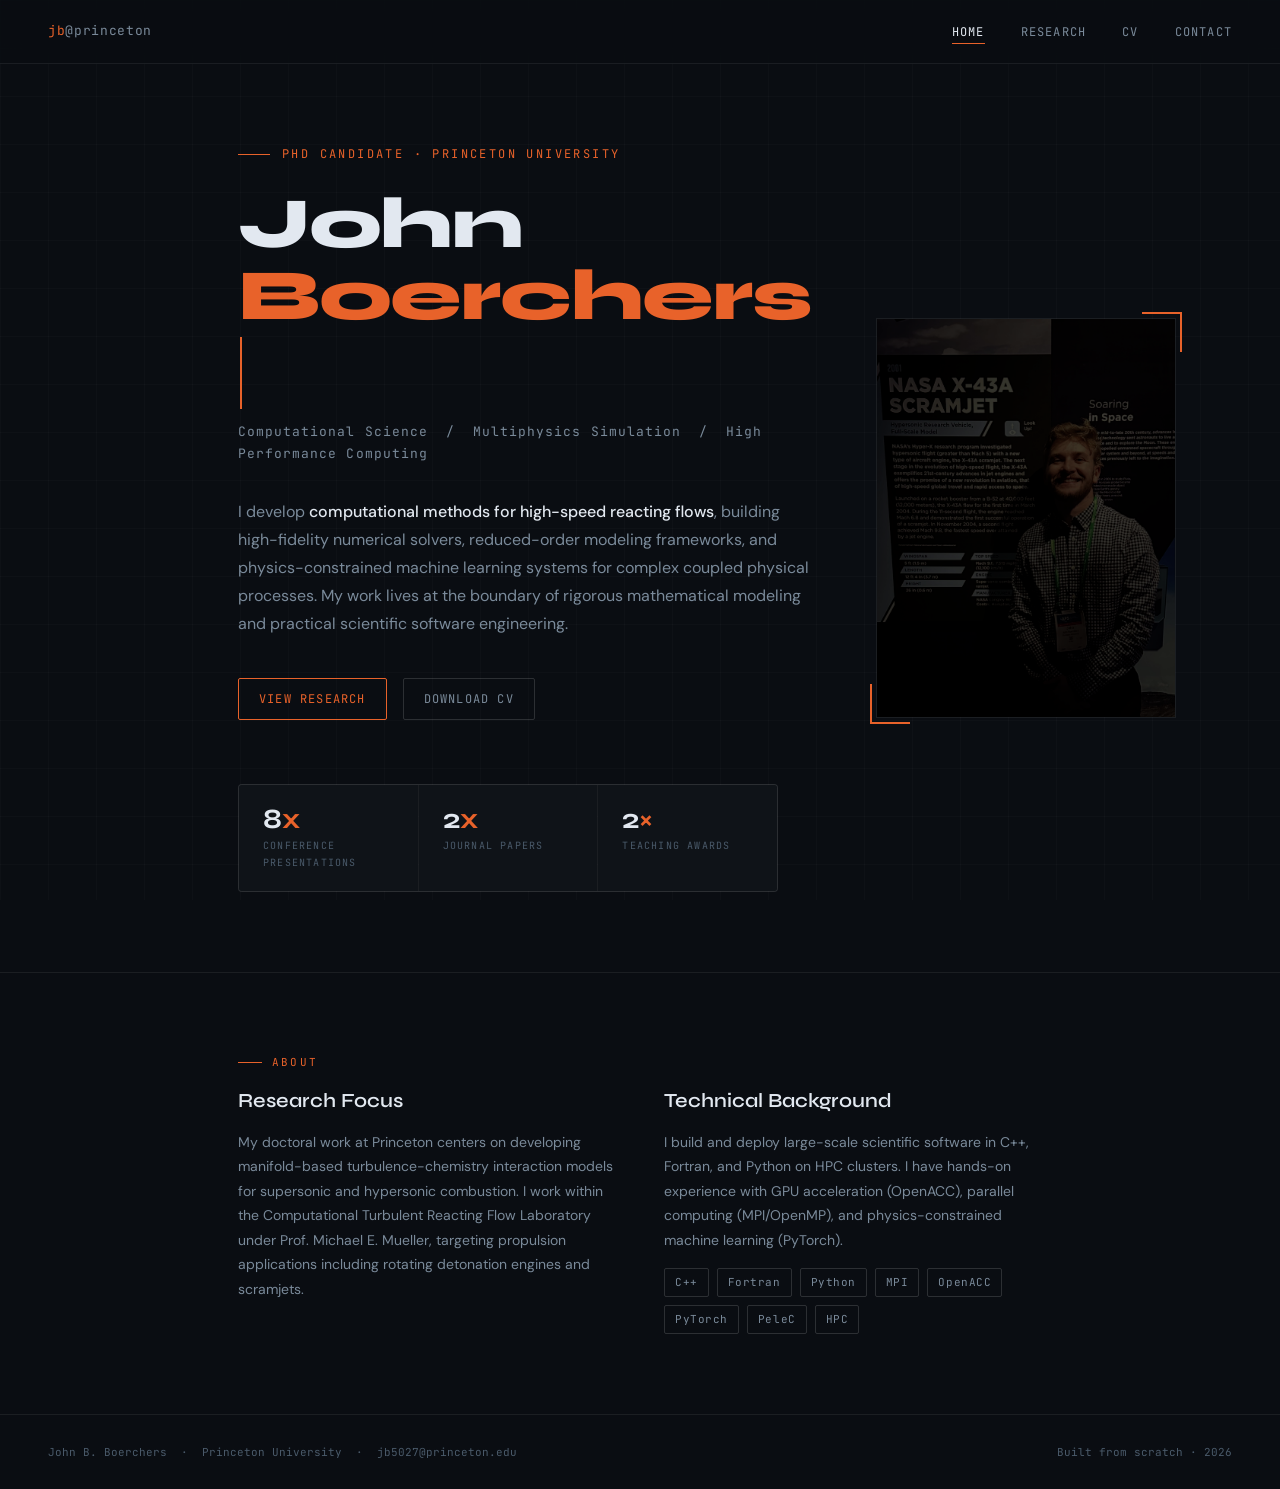
<file: index.html>
<!DOCTYPE html>
<html lang="en">
<head>
<meta charset="UTF-8">
<meta name="viewport" content="width=device-width, initial-scale=1.0">
<title>John Boerchers</title>
<link rel="stylesheet" href="style.css">
<style>
  /* ── Hero ── */
  .hero {
    min-height: calc(100vh - 64px);
    display: grid;
    grid-template-columns: 1fr 300px;
    gap: 64px;
    align-items: center;
    max-width: 900px;
    margin: 0 auto;
    padding: 80px 48px;
  }

  .hero-inner { max-width: 100%; }

  .hero-photo-wrap {
    position: relative;
    align-self: center;
  }

  .hero-photo {
    width: 100%;
    aspect-ratio: 3/4;
    object-fit: cover;
    object-position: center top;
    display: block;
    border: 1px solid var(--border);
    filter: grayscale(15%);
    transition: filter 0.3s;
  }

  .hero-photo:hover { filter: grayscale(0%); }

  .hero-photo-wrap::before {
    content: '';
    position: absolute;
    top: -6px; right: -6px;
    width: 40px; height: 40px;
    border-top: 2px solid var(--accent);
    border-right: 2px solid var(--accent);
    z-index: 1;
    pointer-events: none;
  }

  .hero-photo-wrap::after {
    content: '';
    position: absolute;
    bottom: -6px; left: -6px;
    width: 40px; height: 40px;
    border-bottom: 2px solid var(--accent);
    border-left: 2px solid var(--accent);
    z-index: 1;
    pointer-events: none;
  }

  .hero-eyebrow {
    font-family: var(--mono);
    font-size: 12px;
    color: var(--accent);
    letter-spacing: 0.2em;
    text-transform: uppercase;
    margin-bottom: 24px;
    display: flex;
    align-items: center;
    gap: 12px;
  }

  .hero-eyebrow::before {
    content: '';
    display: block;
    width: 32px;
    height: 1px;
    background: var(--accent);
  }

  .cursor {
    display: inline-block;
    width: 2px;
    height: 1em;
    background: var(--accent);
    margin-left: 2px;
    vertical-align: middle;
    animation: blink 1s step-end infinite;
  }

  @keyframes blink { 50% { opacity: 0; } }

  h1 {
    font-family: var(--display);
    font-size: clamp(42px, 6vw, 72px);
    font-weight: 800;
    line-height: 1.0;
    letter-spacing: -0.02em;
    color: var(--text);
    margin-bottom: 8px;
  }

  h1 .accent { color: var(--accent); }

  .hero-title-sub {
    font-family: var(--mono);
    font-size: 13px;
    color: var(--text-muted);
    letter-spacing: 0.08em;
    margin-bottom: 32px;
    margin-top: 12px;
  }

  .hero-bio {
    font-size: 16px;
    color: var(--text-muted);
    line-height: 1.75;
    max-width: 580px;
    margin-bottom: 40px;
  }

  .hero-bio strong { color: var(--text); font-weight: 500; }

  .hero-actions {
    display: flex;
    gap: 16px;
    flex-wrap: wrap;
    margin-bottom: 64px;
  }

  /* ── Stat strip ── */
  .stats {
    display: grid;
    grid-template-columns: repeat(3, 1fr);
    gap: 1px;
    background: var(--border);
    border: 1px solid var(--border);
    border-radius: 4px;
    overflow: hidden;
    max-width: 540px;
  }

  .stat {
    background: var(--bg2);
    padding: 20px 24px;
  }

  .stat-num {
    font-family: var(--display);
    font-size: 28px;
    font-weight: 700;
    color: var(--text);
    line-height: 1;
    margin-bottom: 4px;
  }

  .stat-num span { color: var(--accent); }

  .stat-label {
    font-family: var(--mono);
    font-size: 10px;
    color: var(--text-dim);
    letter-spacing: 0.12em;
    text-transform: uppercase;
  }

  /* ── About strip ── */
  .about-strip {
    border-top: 1px solid var(--border);
  }

  .about-grid {
    display: grid;
    grid-template-columns: 1fr 1fr;
    gap: 48px;
  }

  .about-block h3 {
    font-family: var(--display);
    font-size: 20px;
    font-weight: 600;
    color: var(--text);
    margin-bottom: 12px;
  }

  .about-block p {
    font-size: 14px;
    color: var(--text-muted);
    line-height: 1.75;
  }

  .tag-list {
    display: flex;
    flex-wrap: wrap;
    gap: 8px;
    margin-top: 16px;
  }

  .tag {
    font-family: var(--mono);
    font-size: 11px;
    color: var(--text-muted);
    border: 1px solid var(--border-bright);
    padding: 4px 10px;
    border-radius: 2px;
    letter-spacing: 0.05em;
  }

  @media (max-width: 700px) {
    .hero { grid-template-columns: 1fr; padding: 60px 24px; gap: 32px; }
    .hero-photo-wrap { max-width: 200px; }
    .stats { grid-template-columns: 1fr 1fr; }
    .about-grid { grid-template-columns: 1fr; gap: 32px; }
  }
</style>
</head>
<body>

<nav>
  <a class="nav-logo" href="index.html">jb<span>@princeton</span></a>
  <ul class="nav-links">
    <li><a href="index.html">Home</a></li>
    <li><a href="research.html">Research</a></li>
    <li><a href="cv.html">CV</a></li>
    <li><a href="contact.html">Contact</a></li>
  </ul>
</nav>

<div class="page">
  <div class="hero">
    <div class="hero-inner">

      <div class="hero-eyebrow fade-in">PhD Candidate · Princeton University</div>

      <h1 class="fade-in">John<br><span class="accent">Boerchers</span><span class="cursor"></span></h1>

      <div class="hero-title-sub fade-in">
        Computational Science &nbsp;/&nbsp; Multiphysics Simulation &nbsp;/&nbsp; High Performance Computing
      </div>

      <p class="hero-bio fade-in">
        I develop <strong>computational methods for high-speed reacting flows</strong>, building
        high-fidelity numerical solvers, reduced-order modeling frameworks, and physics-constrained
        machine learning systems for complex coupled physical processes. My work lives at the
        boundary of rigorous mathematical modeling and practical scientific software engineering.
      </p>

      <div class="hero-actions fade-in">
        <a href="research.html" class="btn">View Research</a>
        <a href="cv.html" class="btn btn-ghost">Download CV</a>
      </div>

      <div class="stats fade-in">
        <div class="stat">
          <div class="stat-num">8<span>x</span></div>
          <div class="stat-label">Conference Presentations</div>
        </div>
        <div class="stat">
          <div class="stat-num">2<span>x</span></div>
          <div class="stat-label">Journal Papers</div>
        </div>
        <div class="stat">
          <div class="stat-num">2<span>×</span></div>
          <div class="stat-label">Teaching Awards</div>
        </div>
      </div>

    </div>

    <div class="hero-photo-wrap fade-in">
      <img src="headshot.jpeg" alt="John Boerchers at APS Division of Fluid Dynamics conference" class="hero-photo">
    </div>

  </div>

  <div class="about-strip">
    <div class="section">
      <div class="label">About</div>
      <div class="about-grid">

        <div class="about-block">
          <h3>Research Focus</h3>
          <p>
            My doctoral work at Princeton centers on developing manifold-based turbulence-chemistry
            interaction models for supersonic and hypersonic combustion. I work within the
            Computational Turbulent Reacting Flow Laboratory under Prof. Michael E. Mueller,
            targeting propulsion applications including rotating detonation engines and scramjets.
          </p>
        </div>

        <div class="about-block">
          <h3>Technical Background</h3>
          <p>
            I build and deploy large-scale scientific software in C++, Fortran, and Python on
            HPC clusters. I have hands-on experience with GPU acceleration (OpenACC), parallel
            computing (MPI/OpenMP), and physics-constrained machine learning (PyTorch).
          </p>
          <div class="tag-list">
            <span class="tag">C++</span>
            <span class="tag">Fortran</span>
            <span class="tag">Python</span>
            <span class="tag">MPI</span>
            <span class="tag">OpenACC</span>
            <span class="tag">PyTorch</span>
            <span class="tag">PeleC</span>
            <span class="tag">HPC</span>
          </div>
        </div>

      </div>
    </div>
  </div>
</div>

<footer>
  <p>John B. Boerchers &nbsp;·&nbsp; Princeton University &nbsp;·&nbsp; jb5027@princeton.edu</p>
  <p>Built from scratch · 2026</p>
</footer>

<script src="nav.js"></script>
</body>
</html>
</file>
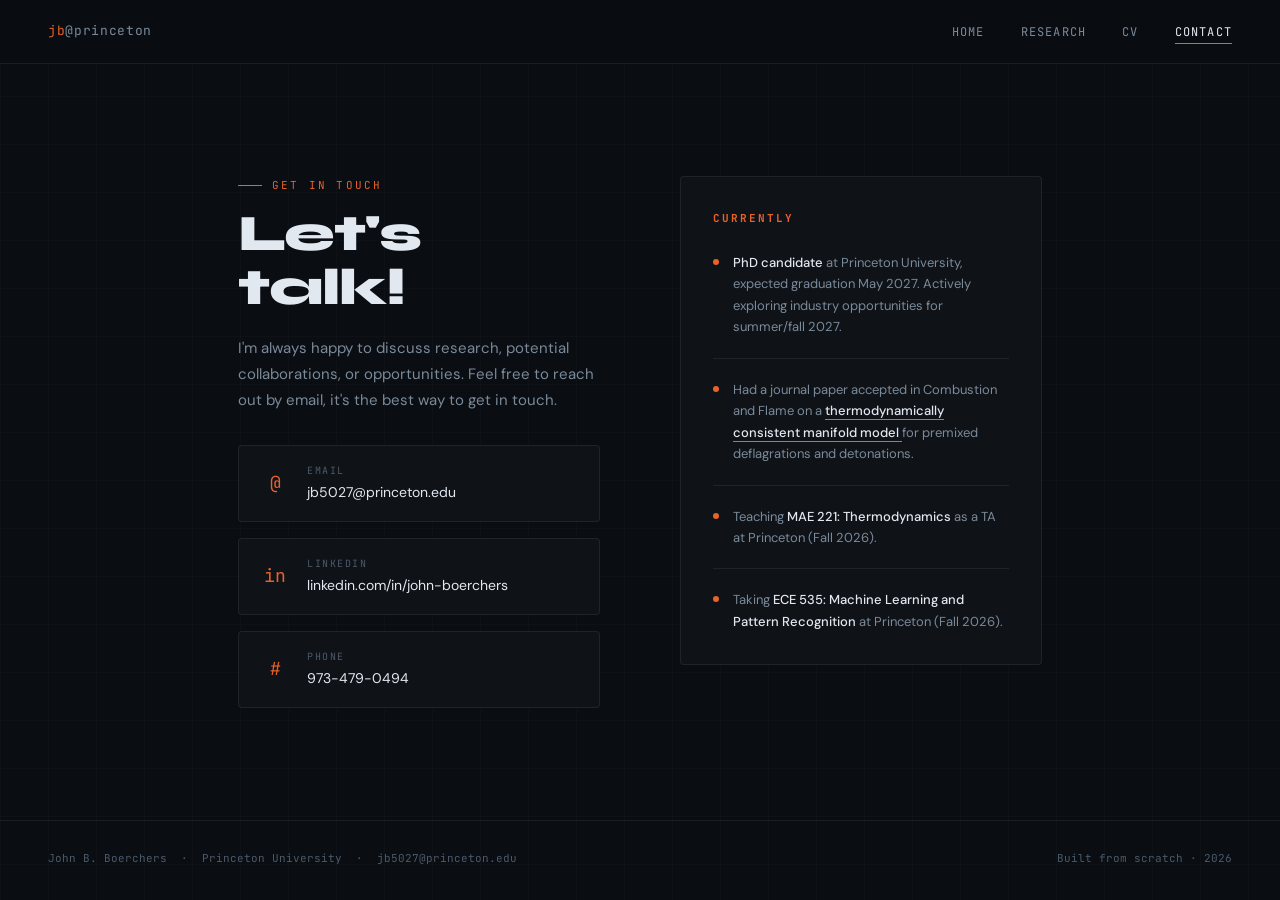
<file: contact.html>
<!DOCTYPE html>
<html lang="en">
<head>
<meta charset="UTF-8">
<meta name="viewport" content="width=device-width, initial-scale=1.0">
<title>Contact — John Boerchers</title>
<link rel="stylesheet" href="style.css">
<style>
  .contact-wrap {
    min-height: calc(100vh - 64px - 80px);
    display: flex;
    align-items: center;
  }

  .contact-grid {
    display: grid;
    grid-template-columns: 1fr 1fr;
    gap: 80px;
    align-items: start;
  }

  .contact-left h2 {
    font-family: var(--display);
    font-size: clamp(32px, 4vw, 52px);
    font-weight: 800;
    letter-spacing: -0.02em;
    color: var(--text);
    margin-top: 12px;
    margin-bottom: 20px;
    line-height: 1.05;
  }

  .contact-left p {
    font-size: 15px;
    color: var(--text-muted);
    line-height: 1.75;
    margin-bottom: 32px;
  }

  .contact-items {
    display: flex;
    flex-direction: column;
    gap: 16px;
  }

  .contact-item {
    display: flex;
    align-items: center;
    gap: 16px;
    padding: 16px 20px;
    background: var(--bg2);
    border: 1px solid var(--border);
    border-radius: 4px;
    text-decoration: none;
    transition: border-color 0.2s, box-shadow 0.2s;
  }

  .contact-item:hover {
    border-color: var(--border-bright);
    box-shadow: var(--glow);
  }

  .contact-icon {
    font-family: var(--mono);
    font-size: 18px;
    color: var(--accent);
    width: 32px;
    text-align: center;
    flex-shrink: 0;
  }

  .contact-item-text {}

  .contact-item-label {
    font-family: var(--mono);
    font-size: 10px;
    color: var(--text-dim);
    letter-spacing: 0.15em;
    text-transform: uppercase;
    margin-bottom: 2px;
  }

  .contact-item-value {
    font-size: 14px;
    color: var(--text);
  }

  /* ── Right: currently block ── */
  .currently-block {
    padding: 32px;
    background: var(--bg2);
    border: 1px solid var(--border);
    border-radius: 4px;
  }

  .currently-block h3 {
    font-family: var(--mono);
    font-size: 11px;
    color: var(--accent);
    letter-spacing: 0.18em;
    text-transform: uppercase;
    margin-bottom: 24px;
  }

  .currently-item {
    display: flex;
    gap: 14px;
    margin-bottom: 20px;
    padding-bottom: 20px;
    border-bottom: 1px solid var(--border);
  }

  .currently-item:last-child {
    margin-bottom: 0;
    padding-bottom: 0;
    border-bottom: none;
  }

  .currently-dot {
    width: 6px;
    height: 6px;
    border-radius: 50%;
    background: var(--accent);
    margin-top: 7px;
    flex-shrink: 0;
  }

  .currently-text {
    font-size: 13px;
    color: var(--text-muted);
    line-height: 1.65;
  }

  .currently-text strong { color: var(--text); font-weight: 500; }

  @media (max-width: 700px) {
    .contact-grid { grid-template-columns: 1fr; gap: 48px; }
  }
</style>
</head>
<body>

<nav>
  <a class="nav-logo" href="index.html">jb<span>@princeton</span></a>
  <ul class="nav-links">
    <li><a href="index.html">Home</a></li>
    <li><a href="research.html">Research</a></li>
    <li><a href="cv.html">CV</a></li>
    <li><a href="contact.html">Contact</a></li>
  </ul>
</nav>

<div class="page">
  <div class="contact-wrap">
    <div class="section" style="width:100%;">
      <div class="contact-grid">

        <div class="contact-left fade-in">
          <div class="label">Get in touch</div>
          <h2>Let's talk!</h2>
          <p>
            I'm always happy to discuss research, potential collaborations,
            or opportunities. Feel free to reach out by email, it's the
            best way to get in touch.
          </p>

          <div class="contact-items">
            <a class="contact-item" href="mailto:jb5027@princeton.edu">
              <div class="contact-icon">@</div>
              <div class="contact-item-text">
                <div class="contact-item-label">Email</div>
                <div class="contact-item-value">jb5027@princeton.edu</div>
              </div>
            </a>
            <a class="contact-item" href="https://linkedin.com/in/john-boerchers" target="_blank" rel="noopener">
              <div class="contact-icon">in</div>
              <div class="contact-item-text">
                <div class="contact-item-label">LinkedIn</div>
                <div class="contact-item-value">linkedin.com/in/john-boerchers</div>
              </div>
            </a>
            <a class="contact-item" href="tel:9734790494">
              <div class="contact-icon">#</div>
              <div class="contact-item-text">
                <div class="contact-item-label">Phone</div>
                <div class="contact-item-value">973-479-0494</div>
              </div>
            </a>
          </div>
        </div>

        <div class="fade-in">
          <div class="currently-block">
            <h3>Currently</h3>

            <div class="currently-item">
              <div class="currently-dot"></div>
              <div class="currently-text">
                <strong>PhD candidate</strong> at Princeton University, expected graduation May 2027.
                Actively exploring industry opportunities for summer/fall 2027.
              </div>
            </div>

            <div class="currently-item">
              <div class="currently-dot"></div>
              <div class="currently-text">
                Had a journal paper accepted in Combustion and Flame on a
                <a href="https://arxiv.org/abs/2607.15078" target="_blank" rel="noopener noreferrer">
                  <strong>thermodynamically consistent manifold model</strong>
                </a>
                for premixed deflagrations and detonations.
              </div>
            </div>

            <div class="currently-item">
              <div class="currently-dot"></div>
              <div class="currently-text">
                Teaching <strong>MAE 221: Thermodynamics</strong>
                as a TA at Princeton (Fall 2026).
              </div>
            </div>

            <div class="currently-item">
              <div class="currently-dot"></div>
              <div class="currently-text">
                Taking <strong>ECE 535: Machine Learning and Pattern Recognition</strong>
                at Princeton (Fall 2026).
              </div>
            </div>
          </div>
        </div>

      </div>
    </div>
  </div>
</div>

<footer>
  <p>John B. Boerchers &nbsp;·&nbsp; Princeton University &nbsp;·&nbsp; jb5027@princeton.edu</p>
  <p>Built from scratch · 2026</p>
</footer>

<script src="nav.js"></script>
</body>
</html>
</file>
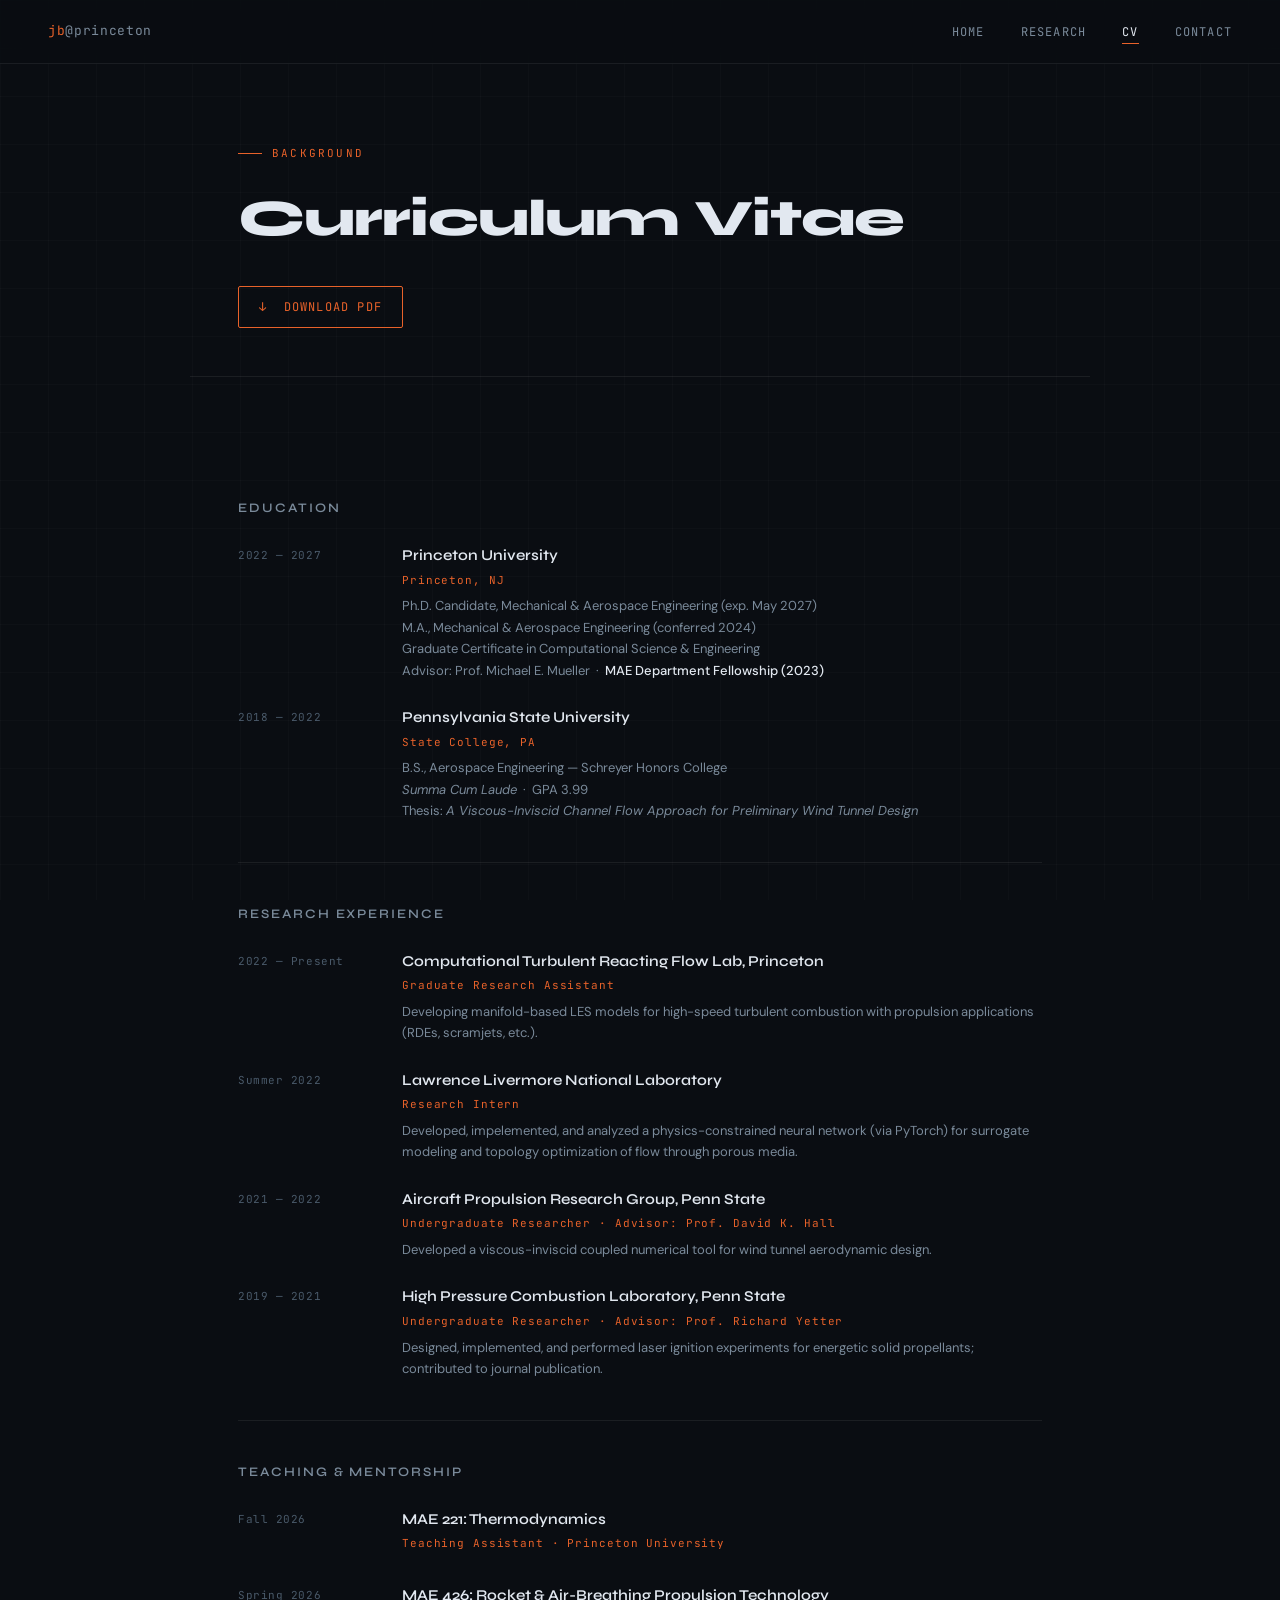
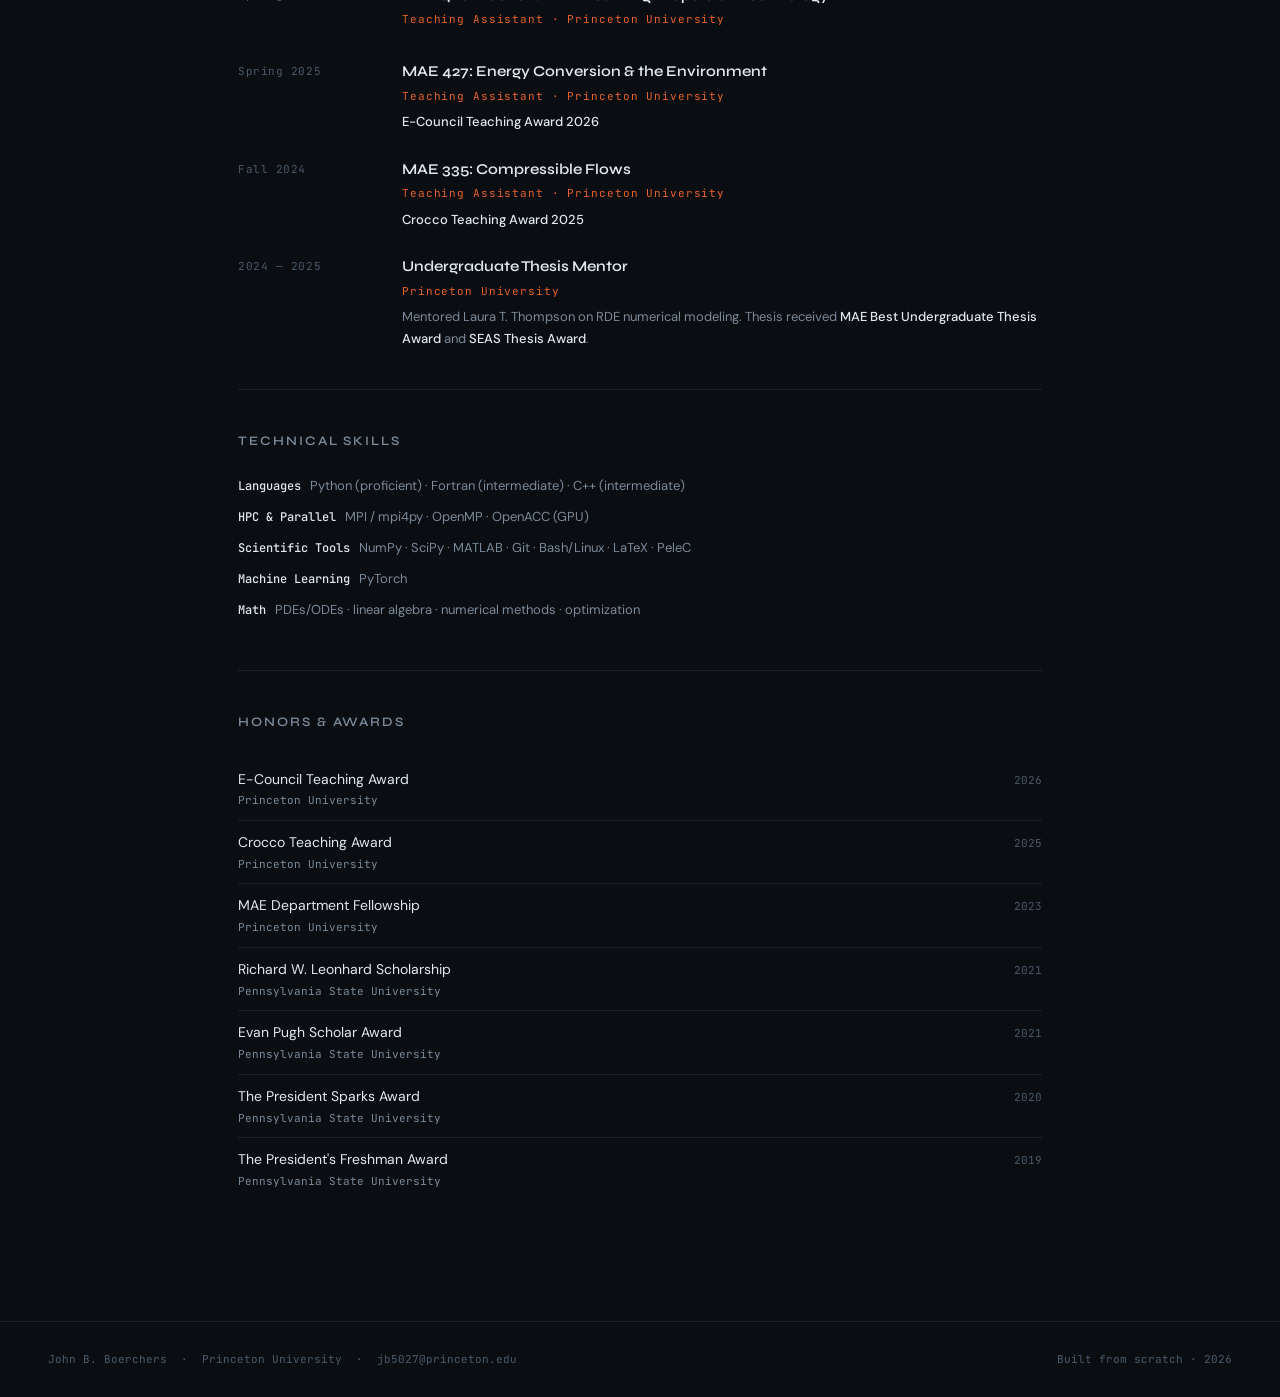
<file: cv.html>
<!DOCTYPE html>
<html lang="en">
<head>
<meta charset="UTF-8">
<meta name="viewport" content="width=device-width, initial-scale=1.0">
<title>CV — John Boerchers</title>
<link rel="stylesheet" href="style.css">
<style>
  .page-header {
    border-bottom: 1px solid var(--border);
    padding: 80px 48px 48px;
    max-width: 900px;
    margin: 0 auto;
    display: flex;
    justify-content: space-between;
    align-items: flex-end;
    gap: 24px;
    flex-wrap: wrap;
  }

  .page-header h2 {
    font-family: var(--display);
    font-size: clamp(32px, 4vw, 52px);
    font-weight: 800;
    letter-spacing: -0.02em;
    color: var(--text);
    margin-top: 12px;
  }

  /* ── CV sections ── */
  .cv-block {
    padding: 40px 0;
    border-bottom: 1px solid var(--border);
  }

  .cv-block:last-child { border-bottom: none; }

  .cv-block h3 {
    font-family: var(--display);
    font-size: 13px;
    font-weight: 600;
    letter-spacing: 0.15em;
    text-transform: uppercase;
    color: var(--text-muted);
    margin-bottom: 24px;
  }

  .cv-entry {
    display: grid;
    grid-template-columns: 140px 1fr;
    gap: 24px;
    margin-bottom: 24px;
  }

  .cv-entry:last-child { margin-bottom: 0; }

  .cv-date {
    font-family: var(--mono);
    font-size: 11px;
    color: var(--text-dim);
    padding-top: 3px;
    letter-spacing: 0.05em;
  }

  .cv-entry-title {
    font-family: var(--display);
    font-size: 15px;
    font-weight: 600;
    color: var(--text);
    margin-bottom: 2px;
  }

  .cv-entry-sub {
    font-family: var(--mono);
    font-size: 11px;
    color: var(--accent);
    letter-spacing: 0.08em;
    margin-bottom: 6px;
  }

  .cv-entry-detail {
    font-size: 13px;
    color: var(--text-muted);
    line-height: 1.65;
  }

  .cv-entry-detail strong { color: var(--text); font-weight: 500; }

  /* ── Skills inline ── */
  .skill-line {
    font-size: 13px;
    color: var(--text-muted);
    margin-bottom: 10px;
    line-height: 1.6;
  }

  .skill-line strong { color: var(--text); font-weight: 500; font-family: var(--mono); font-size: 12px; }

  /* ── Honors ── */
  .honor-row {
    display: flex;
    justify-content: space-between;
    align-items: baseline;
    padding: 10px 0;
    border-bottom: 1px solid var(--border);
    gap: 16px;
  }

  .honor-row:last-child { border-bottom: none; }

  .honor-name { font-size: 14px; color: var(--text); }
  .honor-inst { font-family: var(--mono); font-size: 11px; color: var(--text-muted); }
  .honor-year { font-family: var(--mono); font-size: 11px; color: var(--text-dim); white-space: nowrap; }

  @media (max-width: 700px) {
    .page-header { padding: 60px 24px 40px; }
    .cv-entry { grid-template-columns: 1fr; gap: 4px; }
    .honor-row { flex-wrap: wrap; gap: 4px; }
  }
</style>
</head>
<body>

<nav>
  <a class="nav-logo" href="index.html">jb<span>@princeton</span></a>
  <ul class="nav-links">
    <li><a href="index.html">Home</a></li>
    <li><a href="research.html">Research</a></li>
    <li><a href="cv.html">CV</a></li>
    <li><a href="contact.html">Contact</a></li>
  </ul>
</nav>

<div class="page">
  <div class="page-header fade-in">
    <div>
      <div class="label">Background</div>
      <h2>Curriculum Vitae</h2>
    </div>
    <a href="john_boerchers_resume.pdf" class="btn" download>
      ↓ &nbsp;Download PDF
    </a>
  </div>

  <div class="section">

    <!-- Education -->
    <div class="cv-block fade-in">
      <h3>Education</h3>

      <div class="cv-entry">
        <div class="cv-date">2022 — 2027</div>
        <div>
          <div class="cv-entry-title">Princeton University</div>
          <div class="cv-entry-sub">Princeton, NJ</div>
          <div class="cv-entry-detail">
            Ph.D. Candidate, Mechanical &amp; Aerospace Engineering (exp. May 2027)<br>
            M.A., Mechanical &amp; Aerospace Engineering (conferred 2024)<br>
            Graduate Certificate in Computational Science &amp; Engineering<br>
            Advisor: Prof. Michael E. Mueller &nbsp;·&nbsp; <strong>MAE Department Fellowship (2023)</strong>
          </div>
        </div>
      </div>

      <div class="cv-entry">
        <div class="cv-date">2018 — 2022</div>
        <div>
          <div class="cv-entry-title">Pennsylvania State University</div>
          <div class="cv-entry-sub">State College, PA</div>
          <div class="cv-entry-detail">
            B.S., Aerospace Engineering — Schreyer Honors College<br>
            <em>Summa Cum Laude</em> &nbsp;·&nbsp; GPA 3.99<br>
            Thesis: <em>A Viscous-Inviscid Channel Flow Approach for Preliminary Wind Tunnel Design</em>
          </div>
        </div>
      </div>
    </div>

    <!-- Research -->
    <div class="cv-block fade-in">
      <h3>Research Experience</h3>

      <div class="cv-entry">
        <div class="cv-date">2022 — Present</div>
        <div>
          <div class="cv-entry-title">Computational Turbulent Reacting Flow Lab, Princeton</div>
          <div class="cv-entry-sub">Graduate Research Assistant</div>
          <div class="cv-entry-detail">
            Developing manifold-based LES models for high-speed turbulent combustion with propulsion applications (RDEs, scramjets, etc.).
          </div>
        </div>
      </div>

      <div class="cv-entry">
        <div class="cv-date">Summer 2022</div>
        <div>
          <div class="cv-entry-title">Lawrence Livermore National Laboratory</div>
          <div class="cv-entry-sub">Research Intern</div>
          <div class="cv-entry-detail">
            Developed, impelemented, and analyzed a physics-constrained neural network (via PyTorch) for surrogate modeling and topology optimization of flow through porous media.
          </div>
        </div>
      </div>

      <div class="cv-entry">
        <div class="cv-date">2021 — 2022</div>
        <div>
          <div class="cv-entry-title">Aircraft Propulsion Research Group, Penn State</div>
          <div class="cv-entry-sub">Undergraduate Researcher · Advisor: Prof. David K. Hall</div>
          <div class="cv-entry-detail">
            Developed a viscous-inviscid coupled numerical tool for wind tunnel aerodynamic design.
          </div>
        </div>
      </div>

      <div class="cv-entry">
        <div class="cv-date">2019 — 2021</div>
        <div>
          <div class="cv-entry-title">High Pressure Combustion Laboratory, Penn State</div>
          <div class="cv-entry-sub">Undergraduate Researcher · Advisor: Prof. Richard Yetter</div>
          <div class="cv-entry-detail">
            Designed, implemented, and performed laser ignition experiments for energetic solid propellants; contributed to journal publication.
          </div>
        </div>
      </div>
    </div>

    <!-- Teaching -->
    <div class="cv-block fade-in">
      <h3>Teaching &amp; Mentorship</h3>

      <div class="cv-entry">
        <div class="cv-date">Fall 2026</div>
        <div>
          <div class="cv-entry-title">MAE 221: Thermodynamics</div>
          <div class="cv-entry-sub">Teaching Assistant · Princeton University</div>
        </div>
      </div>

      <div class="cv-entry">
        <div class="cv-date">Spring 2026</div>
        <div>
          <div class="cv-entry-title">MAE 426: Rocket &amp; Air-Breathing Propulsion Technology</div>
          <div class="cv-entry-sub">Teaching Assistant · Princeton University</div>
        </div>
      </div>

      <div class="cv-entry">
        <div class="cv-date">Spring 2025</div>
        <div>
          <div class="cv-entry-title">MAE 427: Energy Conversion &amp; the Environment</div>
          <div class="cv-entry-sub">Teaching Assistant · Princeton University</div>
          <div class="cv-entry-detail"><strong>E-Council Teaching Award 2026</strong></div>
        </div>
      </div>

      <div class="cv-entry">
        <div class="cv-date">Fall 2024</div>
        <div>
          <div class="cv-entry-title">MAE 335: Compressible Flows</div>
          <div class="cv-entry-sub">Teaching Assistant · Princeton University</div>
          <div class="cv-entry-detail"><strong>Crocco Teaching Award 2025</strong></div>
        </div>
      </div>

      <div class="cv-entry">
        <div class="cv-date">2024 — 2025</div>
        <div>
          <div class="cv-entry-title">Undergraduate Thesis Mentor</div>
          <div class="cv-entry-sub">Princeton University</div>
          <div class="cv-entry-detail">
            Mentored Laura T. Thompson on RDE numerical modeling. Thesis received <strong>MAE Best Undergraduate Thesis Award</strong> and <strong>SEAS Thesis Award</strong>.
          </div>
        </div>
      </div>
    </div>

    <!-- Skills -->
    <div class="cv-block fade-in">
      <h3>Technical Skills</h3>
      <div class="skill-line"><strong>Languages</strong> &nbsp; Python (proficient) · Fortran (intermediate) · C++ (intermediate)</div>
      <div class="skill-line"><strong>HPC &amp; Parallel</strong> &nbsp; MPI / mpi4py · OpenMP · OpenACC (GPU)</div>
      <div class="skill-line"><strong>Scientific Tools</strong> &nbsp; NumPy · SciPy · MATLAB · Git · Bash/Linux · LaTeX · PeleC</div>
      <div class="skill-line"><strong>Machine Learning</strong> &nbsp; PyTorch</div>
      <div class="skill-line"><strong>Math</strong> &nbsp; PDEs/ODEs · linear algebra · numerical methods · optimization</div>
    </div>

    <!-- Honors -->
    <div class="cv-block fade-in">
      <h3>Honors &amp; Awards</h3>
      <div class="honor-row">
        <div><div class="honor-name">E-Council Teaching Award</div><div class="honor-inst">Princeton University</div></div>
        <div class="honor-year">2026</div>
      </div>
      <div class="honor-row">
        <div><div class="honor-name">Crocco Teaching Award</div><div class="honor-inst">Princeton University</div></div>
        <div class="honor-year">2025</div>
      </div>
      <div class="honor-row">
        <div><div class="honor-name">MAE Department Fellowship</div><div class="honor-inst">Princeton University</div></div>
        <div class="honor-year">2023</div>
      </div>
      <div class="honor-row">
        <div><div class="honor-name">Richard W. Leonhard Scholarship</div><div class="honor-inst">Pennsylvania State University</div></div>
        <div class="honor-year">2021</div>
      </div>
      <div class="honor-row">
        <div><div class="honor-name">Evan Pugh Scholar Award</div><div class="honor-inst">Pennsylvania State University</div></div>
        <div class="honor-year">2021</div>
      </div>
      <div class="honor-row">
        <div><div class="honor-name">The President Sparks Award</div><div class="honor-inst">Pennsylvania State University</div></div>
        <div class="honor-year">2020</div>
      </div>
      <div class="honor-row">
        <div><div class="honor-name">The President's Freshman Award</div><div class="honor-inst">Pennsylvania State University</div></div>
        <div class="honor-year">2019</div>
      </div>
    </div>

  </div>
</div>

<footer>
  <p>John B. Boerchers &nbsp;·&nbsp; Princeton University &nbsp;·&nbsp; jb5027@princeton.edu</p>
  <p>Built from scratch · 2026</p>
</footer>

<script src="nav.js"></script>
</body>
</html>
</file>
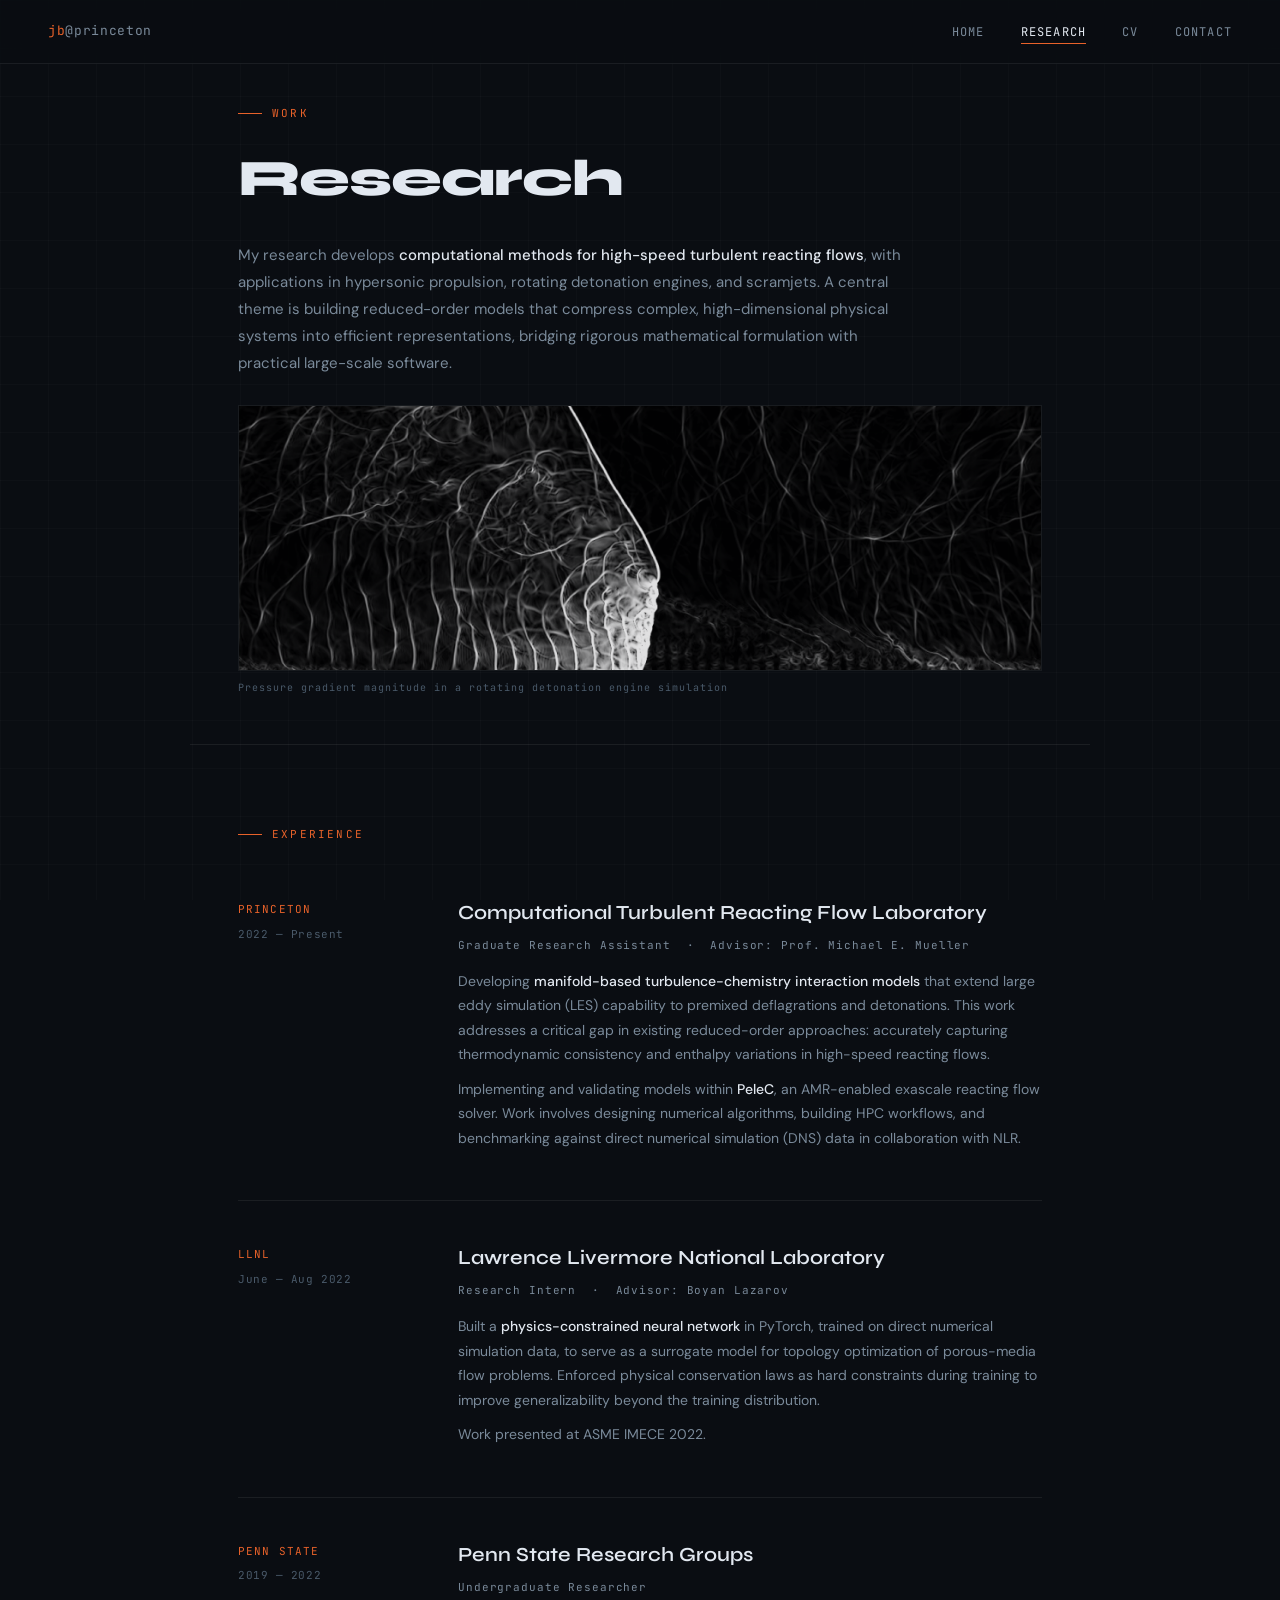
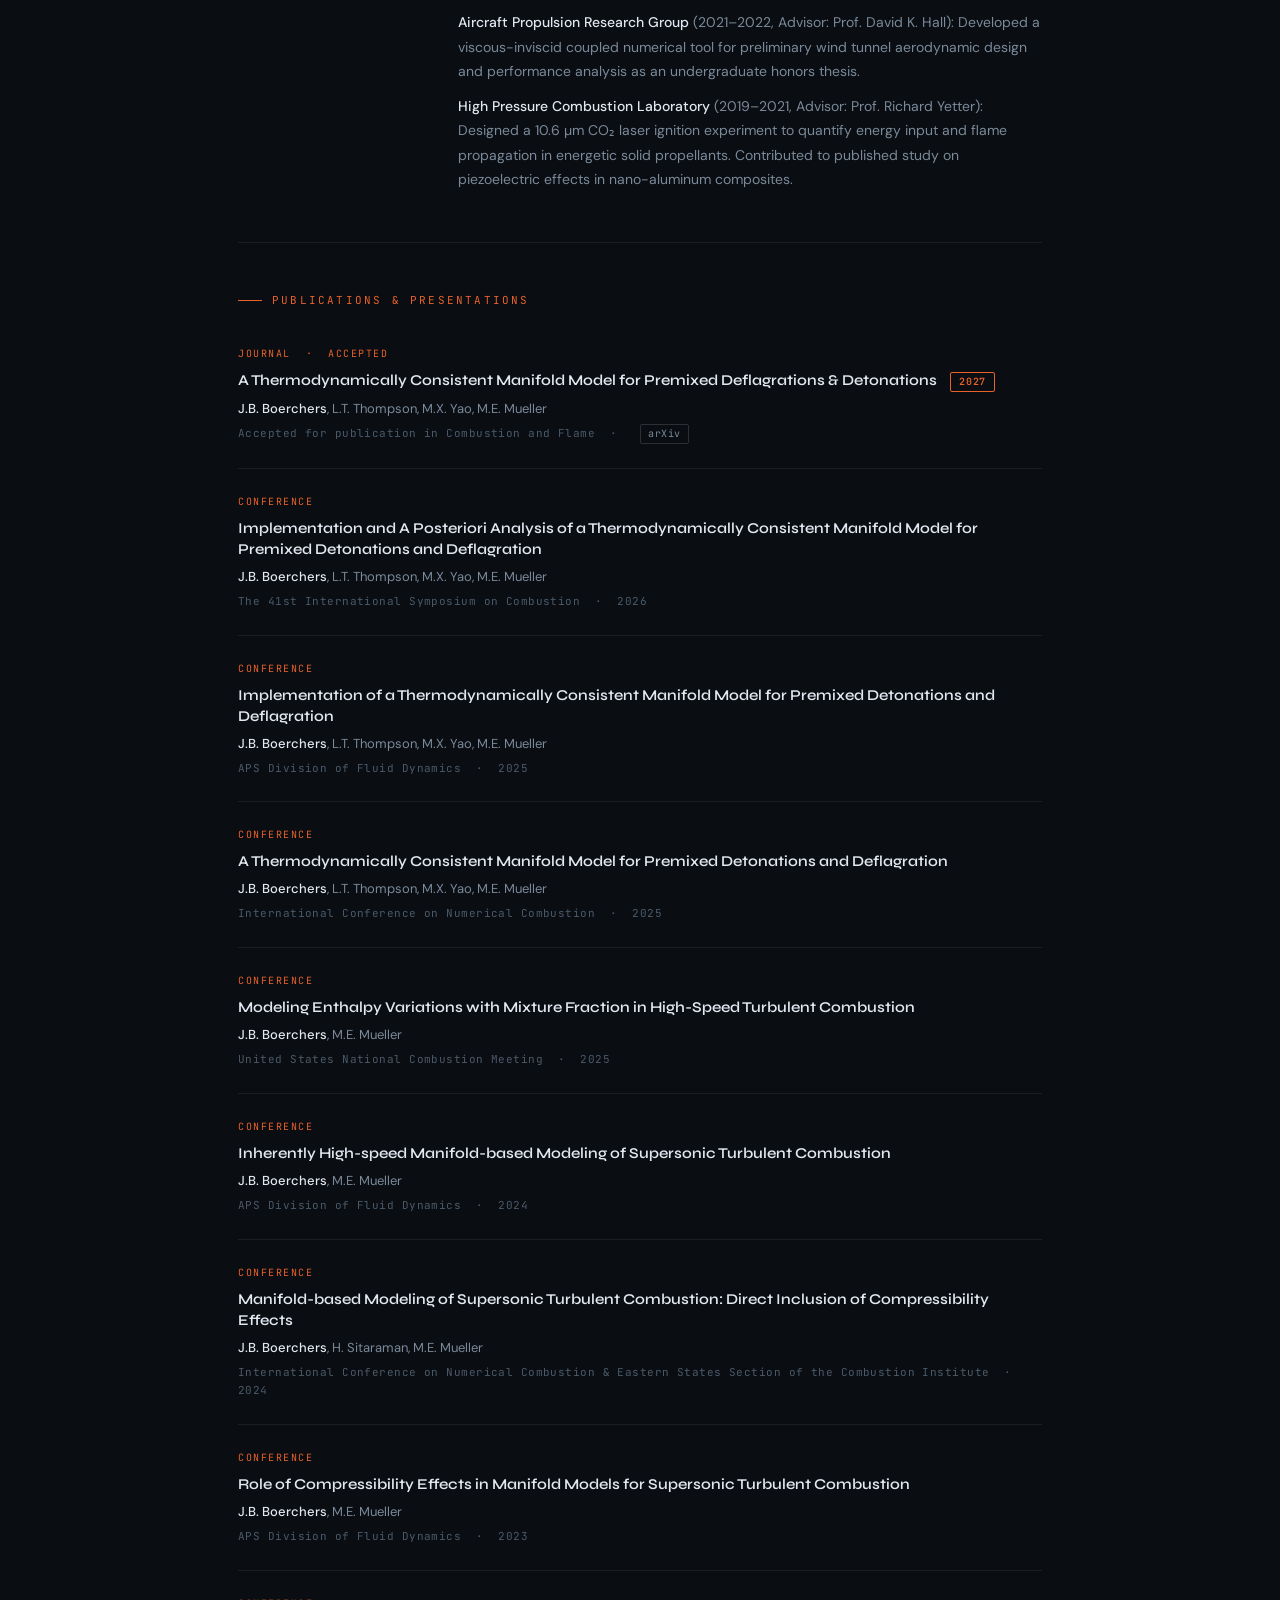
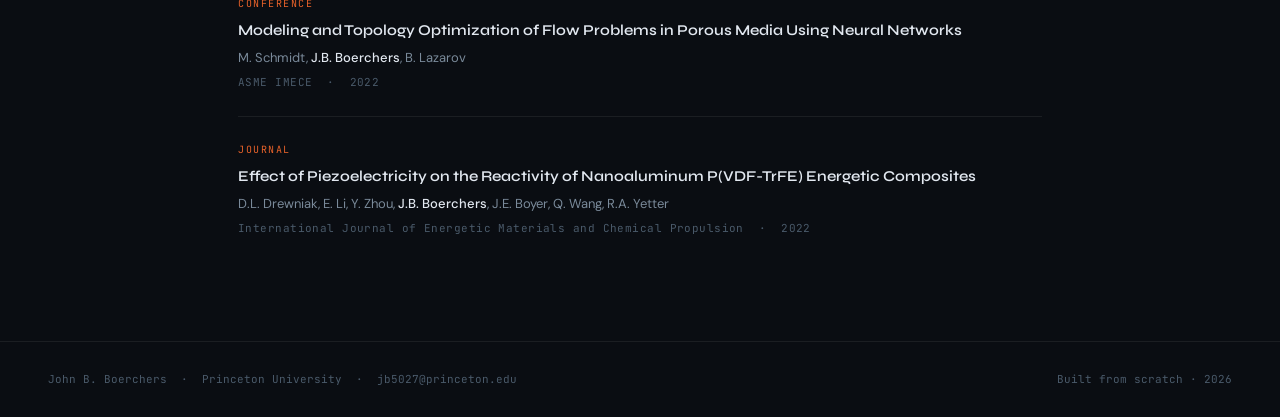
<file: research.html>
<!DOCTYPE html>
<html lang="en">
<head>
<meta charset="UTF-8">
<meta name="viewport" content="width=device-width, initial-scale=1.0">
<title>Research — John Boerchers</title>
<link rel="stylesheet" href="style.css">
<style>


  .sim-caption {
    font-family: var(--mono);
    font-size: 10px;
    color: var(--text-dim);
    letter-spacing: 0.1em;
    text-align: right;
    padding: 6px 48px;
    border-bottom: 1px solid var(--border);
    background: var(--bg2);
    max-width: 100%;
  }

  .page-header {
    border-bottom: 1px solid var(--border);
    padding: 40px 48px 48px;
    max-width: 900px;
    margin: 0 auto;
  }

  .page-header h2 {
    font-family: var(--display);
    font-size: clamp(32px, 4vw, 52px);
    font-weight: 800;
    letter-spacing: -0.02em;
    color: var(--text);
    margin-top: 12px;
  }

  /* ── Research overview ── */
  .research-overview {
    font-size: 15px;
    color: var(--text-muted);
    line-height: 1.8;
    max-width: 680px;
    margin-top: 20px;
  }

  .research-overview strong { color: var(--text); font-weight: 500; }

  /* ── Research entries ── */
  .research-entry {
    display: grid;
    grid-template-columns: 180px 1fr;
    gap: 40px;
    padding: 40px 0;
    border-bottom: 1px solid var(--border);
  }

  .research-entry:last-child { border-bottom: none; }

  .research-meta {
    padding-top: 4px;
  }

  .research-org {
    font-family: var(--mono);
    font-size: 11px;
    color: var(--accent);
    letter-spacing: 0.1em;
    text-transform: uppercase;
    margin-bottom: 6px;
  }

  .research-date {
    font-family: var(--mono);
    font-size: 11px;
    color: var(--text-dim);
    letter-spacing: 0.05em;
  }

  .research-content h3 {
    font-family: var(--display);
    font-size: 20px;
    font-weight: 600;
    color: var(--text);
    margin-bottom: 6px;
  }

  .research-role {
    font-family: var(--mono);
    font-size: 11px;
    color: var(--text-muted);
    letter-spacing: 0.08em;
    margin-bottom: 14px;
  }

  .research-content p {
    font-size: 14px;
    color: var(--text-muted);
    line-height: 1.75;
    margin-bottom: 10px;
  }

  .research-content p strong { color: var(--text); font-weight: 500; }

  /* ── Publications ── */
  .pub-entry {
    padding: 24px 0;
    border-bottom: 1px solid var(--border);
  }

  .pub-entry:last-child { border-bottom: none; }

  .pub-type {
    font-family: var(--mono);
    font-size: 10px;
    color: var(--accent);
    letter-spacing: 0.15em;
    text-transform: uppercase;
    margin-bottom: 8px;
  }

  .pub-title {
    font-family: var(--display);
    font-size: 15px;
    font-weight: 600;
    color: var(--text);
    line-height: 1.4;
    margin-bottom: 6px;
  }

  .pub-authors {
    font-size: 13px;
    color: var(--text-muted);
    margin-bottom: 4px;
  }

  .pub-authors strong { color: var(--text); font-weight: 500; }

  .pub-venue {
    font-family: var(--mono);
    font-size: 11px;
    color: var(--text-dim);
    letter-spacing: 0.04em;
  }

  .pub-badge {
    display: inline-block;
    font-family: var(--mono);
    font-size: 10px;
    color: var(--accent);
    border: 1px solid var(--accent);
    padding: 2px 8px;
    border-radius: 2px;
    margin-left: 10px;
    letter-spacing: 0.08em;
    vertical-align: middle;
  }

  @media (max-width: 700px) {
    .page-header { padding: 60px 24px 40px; }
    .research-entry { grid-template-columns: 1fr; gap: 12px; }
  }
</style>
</head>
<body>

<nav>
  <a class="nav-logo" href="index.html">jb<span>@princeton</span></a>
  <ul class="nav-links">
    <li><a href="index.html">Home</a></li>
    <li><a href="research.html">Research</a></li>
    <li><a href="cv.html">CV</a></li>
    <li><a href="contact.html">Contact</a></li>
  </ul>
</nav>

<div class="page">
  <div class="page-header fade-in">
    <div class="label">Work</div>
    <h2>Research</h2>
    <p class="research-overview">
      My research develops <strong>computational methods for high-speed turbulent reacting flows</strong>,
      with applications in hypersonic propulsion, rotating detonation engines, and scramjets.
      A central theme is building reduced-order models that compress complex, high-dimensional
      physical systems into efficient representations, bridging rigorous mathematical formulation
      with practical large-scale software.
    </p>
    <div style="margin-top: 28px;">
      <img src="gradp.png" alt="Pressure gradient magnitude in RDE simulation" style="width:100%; height:auto; display:block; border: 1px solid var(--border); opacity:0.88;">
      <p style="font-family: var(--mono); font-size: 10px; color: var(--text-dim); letter-spacing: 0.1em; margin-top: 8px;">Pressure gradient magnitude in a rotating detonation engine simulation</p>
    </div>
  </div>

  <div class="section">

    <!-- Research Experience -->
    <div class="label">Experience</div>

    <div class="research-entry fade-in">
      <div class="research-meta">
        <div class="research-org">Princeton</div>
        <div class="research-date">2022 — Present</div>
      </div>
      <div class="research-content">
        <h3>Computational Turbulent Reacting Flow Laboratory</h3>
        <div class="research-role">Graduate Research Assistant &nbsp;·&nbsp; Advisor: Prof. Michael E. Mueller</div>
        <p>
          Developing <strong>manifold-based turbulence-chemistry interaction models</strong> that extend
          large eddy simulation (LES) capability to premixed deflagrations and detonations. This work
          addresses a critical gap in existing reduced-order approaches: accurately capturing
          thermodynamic consistency and enthalpy variations in high-speed reacting flows.
        </p>
        <p>
          Implementing and validating models within <strong>PeleC</strong>, an AMR-enabled exascale
          reacting flow solver. Work involves designing numerical algorithms, building HPC workflows,
          and benchmarking against direct numerical simulation (DNS) data in collaboration with NLR.
        </p>
      </div>
    </div>

    <div class="research-entry fade-in">
      <div class="research-meta">
        <div class="research-org">LLNL</div>
        <div class="research-date">June — Aug 2022</div>
      </div>
      <div class="research-content">
        <h3>Lawrence Livermore National Laboratory</h3>
        <div class="research-role">Research Intern &nbsp;·&nbsp; Advisor: Boyan Lazarov</div>
        <p>
          Built a <strong>physics-constrained neural network</strong> in PyTorch, trained on direct
          numerical simulation data, to serve as a surrogate model for topology optimization of
          porous-media flow problems. Enforced physical conservation laws as hard constraints during
          training to improve generalizability beyond the training distribution.
        </p>
        <p>Work presented at ASME IMECE 2022.</p>
      </div>
    </div>

    <div class="research-entry fade-in">
      <div class="research-meta">
        <div class="research-org">Penn State</div>
        <div class="research-date">2019 — 2022</div>
      </div>
      <div class="research-content">
        <h3>Penn State Research Groups</h3>
        <div class="research-role">Undergraduate Researcher</div>
        <p>
          <strong>Aircraft Propulsion Research Group</strong> (2021–2022, Advisor: Prof. David K. Hall):
          Developed a viscous-inviscid coupled numerical tool for preliminary wind tunnel aerodynamic
          design and performance analysis as an undergraduate honors thesis.
        </p>
        <p>
          <strong>High Pressure Combustion Laboratory</strong> (2019–2021, Advisor: Prof. Richard Yetter):
          Designed a 10.6 µm CO₂ laser ignition experiment to quantify energy input and flame
          propagation in energetic solid propellants. Contributed to published study on piezoelectric
          effects in nano-aluminum composites.
        </p>
      </div>
    </div>

    <!-- Publications -->
    <div class="label" style="margin-top: 48px;">Publications &amp; Presentations</div>

    <div class="pub-entry fade-in">
      <div class="pub-type">Journal &nbsp;·&nbsp; Accepted</div>
      <div class="pub-title">
        A Thermodynamically Consistent Manifold Model for Premixed Deflagrations &amp; Detonations
        <span class="pub-badge">2027</span>
      </div>
      <div class="pub-authors"><strong>J.B. Boerchers</strong>, L.T. Thompson, M.X. Yao, M.E. Mueller</div>
      <div class="pub-venue">
        Accepted for publication in Combustion and Flame &nbsp;·&nbsp;
        <a
          href="https://arxiv.org/abs/2607.15078"
          target="_blank"
          rel="noopener noreferrer"
          class="pub-link"
        >arXiv</a>
      </div>
    </div>

    <div class="pub-entry fade-in">
      <div class="pub-type">Conference</div>
      <div class="pub-title">Implementation and A Posteriori Analysis of a Thermodynamically Consistent Manifold Model for Premixed Detonations and Deflagration</div>
      <div class="pub-authors"><strong>J.B. Boerchers</strong>, L.T. Thompson, M.X. Yao, M.E. Mueller</div>
      <div class="pub-venue">The 41st International Symposium on Combustion &nbsp;·&nbsp; 2026</div>
    </div>

    <div class="pub-entry fade-in">
      <div class="pub-type">Conference</div>
      <div class="pub-title">Implementation of a Thermodynamically Consistent Manifold Model for Premixed Detonations and Deflagration</div>
      <div class="pub-authors"><strong>J.B. Boerchers</strong>, L.T. Thompson, M.X. Yao, M.E. Mueller</div>
      <div class="pub-venue">APS Division of Fluid Dynamics &nbsp;·&nbsp; 2025</div>
    </div>

    <div class="pub-entry fade-in">
      <div class="pub-type">Conference</div>
      <div class="pub-title">A Thermodynamically Consistent Manifold Model for Premixed Detonations and Deflagration</div>
      <div class="pub-authors"><strong>J.B. Boerchers</strong>, L.T. Thompson, M.X. Yao, M.E. Mueller</div>
      <div class="pub-venue">International Conference on Numerical Combustion &nbsp;·&nbsp; 2025</div>
    </div>

    <div class="pub-entry fade-in">
      <div class="pub-type">Conference</div>
      <div class="pub-title">Modeling Enthalpy Variations with Mixture Fraction in High-Speed Turbulent Combustion</div>
      <div class="pub-authors"><strong>J.B. Boerchers</strong>, M.E. Mueller</div>
      <div class="pub-venue">United States National Combustion Meeting &nbsp;·&nbsp; 2025</div>
    </div>

    <div class="pub-entry fade-in">
      <div class="pub-type">Conference</div>
      <div class="pub-title">Inherently High-speed Manifold-based Modeling of Supersonic Turbulent Combustion</div>
      <div class="pub-authors"><strong>J.B. Boerchers</strong>, M.E. Mueller</div>
      <div class="pub-venue">APS Division of Fluid Dynamics &nbsp;·&nbsp; 2024</div>
    </div>

    <div class="pub-entry fade-in">
      <div class="pub-type">Conference</div>
      <div class="pub-title">Manifold-based Modeling of Supersonic Turbulent Combustion: Direct Inclusion of Compressibility Effects</div>
      <div class="pub-authors"><strong>J.B. Boerchers</strong>, H. Sitaraman, M.E. Mueller</div>
      <div class="pub-venue">International Conference on Numerical Combustion &amp; Eastern States Section of the Combustion Institute &nbsp;·&nbsp; 2024</div>
    </div>

    <div class="pub-entry fade-in">
      <div class="pub-type">Conference</div>
      <div class="pub-title">Role of Compressibility Effects in Manifold Models for Supersonic Turbulent Combustion</div>
      <div class="pub-authors"><strong>J.B. Boerchers</strong>, M.E. Mueller</div>
      <div class="pub-venue">APS Division of Fluid Dynamics &nbsp;·&nbsp; 2023</div>
    </div>

    <div class="pub-entry fade-in">
      <div class="pub-type">Conference</div>
      <div class="pub-title">Modeling and Topology Optimization of Flow Problems in Porous Media Using Neural Networks</div>
      <div class="pub-authors">M. Schmidt, <strong>J.B. Boerchers</strong>, B. Lazarov</div>
      <div class="pub-venue">ASME IMECE &nbsp;·&nbsp; 2022</div>
    </div>

    <div class="pub-entry fade-in">
      <div class="pub-type">Journal</div>
      <div class="pub-title">Effect of Piezoelectricity on the Reactivity of Nanoaluminum P(VDF-TrFE) Energetic Composites</div>
      <div class="pub-authors">D.L. Drewniak, E. Li, Y. Zhou, <strong>J.B. Boerchers</strong>, J.E. Boyer, Q. Wang, R.A. Yetter</div>
      <div class="pub-venue">International Journal of Energetic Materials and Chemical Propulsion &nbsp;·&nbsp; 2022</div>
    </div>

  </div>
</div>

<footer>
  <p>John B. Boerchers &nbsp;·&nbsp; Princeton University &nbsp;·&nbsp; jb5027@princeton.edu</p>
  <p>Built from scratch · 2026</p>
</footer>

<script src="nav.js"></script>
</body>
</html>
</file>
<file: style.css>
@import url('https://fonts.googleapis.com/css2?family=JetBrains+Mono:wght@300;400;500&family=Syne:wght@400;500;600;700;800&family=DM+Sans:ital,wght@0,300;0,400;0,500;1,300&display=swap');

*, *::before, *::after { box-sizing: border-box; margin: 0; padding: 0; }

:root {
  --bg: #0a0d12;
  --bg2: #0f1318;
  --bg3: #151b23;
  --border: rgba(255,255,255,0.07);
  --border-bright: rgba(255,255,255,0.14);
  --accent: #e8622a;
  --accent2: #f08c5a;
  --text: #e2e8f0;
  --text-muted: #7a8a9a;
  --text-dim: #4a5a6a;
  --mono: 'JetBrains Mono', monospace;
  --sans: 'DM Sans', sans-serif;
  --display: 'Syne', sans-serif;
  --glow: 0 0 40px rgba(232,98,42,0.12);
}

html { scroll-behavior: smooth; }

body {
  background: var(--bg);
  color: var(--text);
  font-family: var(--sans);
  font-size: 15px;
  line-height: 1.7;
  min-height: 100vh;
  overflow-x: hidden;
}

/* ── Grid overlay ── */
body::before {
  content: '';
  position: fixed;
  inset: 0;
  background-image:
    linear-gradient(rgba(255,255,255,0.018) 1px, transparent 1px),
    linear-gradient(90deg, rgba(255,255,255,0.018) 1px, transparent 1px);
  background-size: 48px 48px;
  pointer-events: none;
  z-index: 0;
}

/* ── Nav ── */
nav {
  position: fixed;
  top: 0; left: 0; right: 0;
  z-index: 100;
  display: flex;
  align-items: center;
  justify-content: space-between;
  padding: 0 48px;
  height: 64px;
  background: rgba(10,13,18,0.85);
  backdrop-filter: blur(12px);
  border-bottom: 1px solid var(--border);
}

.nav-logo {
  font-family: var(--mono);
  font-size: 13px;
  color: var(--accent);
  text-decoration: none;
  letter-spacing: 0.05em;
}

.nav-logo span { color: var(--text-muted); }

.nav-links {
  display: flex;
  gap: 36px;
  list-style: none;
}

.nav-links a {
  font-family: var(--mono);
  font-size: 12px;
  color: var(--text-muted);
  text-decoration: none;
  letter-spacing: 0.1em;
  text-transform: uppercase;
  transition: color 0.2s;
  position: relative;
}

.nav-links a::after {
  content: '';
  position: absolute;
  bottom: -4px; left: 0; right: 0;
  height: 1px;
  background: var(--accent);
  transform: scaleX(0);
  transition: transform 0.2s;
}

.nav-links a:hover, .nav-links a.active { color: var(--text); }
.nav-links a:hover::after, .nav-links a.active::after { transform: scaleX(1); }

/* ── Page wrapper ── */
.page {
  position: relative;
  z-index: 1;
  padding-top: 64px;
}

/* ── Section ── */
.section {
  max-width: 900px;
  margin: 0 auto;
  padding: 80px 48px;
}

/* ── Labels ── */
.label {
  font-family: var(--mono);
  font-size: 11px;
  color: var(--accent);
  letter-spacing: 0.2em;
  text-transform: uppercase;
  margin-bottom: 12px;
  display: flex;
  align-items: center;
  gap: 10px;
}

.label::before {
  content: '';
  display: inline-block;
  width: 24px;
  height: 1px;
  background: var(--accent);
}

/* ── Cards ── */
.card {
  background: var(--bg2);
  border: 1px solid var(--border);
  border-radius: 4px;
  padding: 28px 32px;
  transition: border-color 0.2s, box-shadow 0.2s;
}

.card:hover {
  border-color: var(--border-bright);
  box-shadow: var(--glow);
}

/* ── Accent rule ── */
.rule {
  width: 48px;
  height: 2px;
  background: var(--accent);
  margin: 20px 0;
}

/* ── Buttons ── */
.btn {
  display: inline-flex;
  align-items: center;
  gap: 8px;
  font-family: var(--mono);
  font-size: 12px;
  letter-spacing: 0.1em;
  text-transform: uppercase;
  color: var(--accent);
  border: 1px solid var(--accent);
  padding: 10px 20px;
  text-decoration: none;
  transition: background 0.2s, color 0.2s;
  border-radius: 2px;
}

.btn:hover {
  background: var(--accent);
  color: #fff;
}

.btn-ghost {
  color: var(--text-muted);
  border-color: var(--border-bright);
}

.btn-ghost:hover {
  background: var(--bg3);
  color: var(--text);
  border-color: var(--border-bright);
}

/* ── Footer ── */
footer {
  position: relative;
  z-index: 1;
  border-top: 1px solid var(--border);
  padding: 28px 48px;
  display: flex;
  justify-content: space-between;
  align-items: center;
}

footer p {
  font-family: var(--mono);
  font-size: 11px;
  color: var(--text-dim);
}

/* ── Fade-in animation ── */
.fade-in {
  opacity: 0;
  transform: translateY(16px);
  animation: fadeUp 0.6s ease forwards;
}

@keyframes fadeUp {
  to { opacity: 1; transform: translateY(0); }
}

.fade-in:nth-child(1) { animation-delay: 0.05s; }
.fade-in:nth-child(2) { animation-delay: 0.15s; }
.fade-in:nth-child(3) { animation-delay: 0.25s; }
.fade-in:nth-child(4) { animation-delay: 0.35s; }
.fade-in:nth-child(5) { animation-delay: 0.45s; }
.fade-in:nth-child(6) { animation-delay: 0.55s; }

/* ── Responsive ── */
@media (max-width: 700px) {
  nav { padding: 0 24px; }
  .section { padding: 60px 24px; }
  footer { padding: 24px; flex-direction: column; gap: 8px; text-align: center; }
}

/* ── Publication link ── */
.pub-link {
  display: inline-block;
  margin-left: 8px;
  padding: 2px 7px;
  border: 1px solid var(--border-bright);
  border-radius: 2px;
  color: var(--text-muted);
  font-family: var(--mono);
  font-size: 10px;
  line-height: 1.4;
  text-decoration: none;
  letter-spacing: 0.05em;
  transition: color 0.2s, border-color 0.2s, background 0.2s;
}

.pub-link:hover {
  color: var(--accent);
  border-color: var(--accent);
  background: rgba(232,98,42,0.06);
}

.currently-text a {
  color: var(--text);
  text-decoration: none;
  border-bottom: 1px solid var(--accent);
  transition: color 0.2s, border-color 0.2s;
}

.currently-text a:hover {
  color: var(--accent);
  border-color: var(--accent2);
}
</file>
